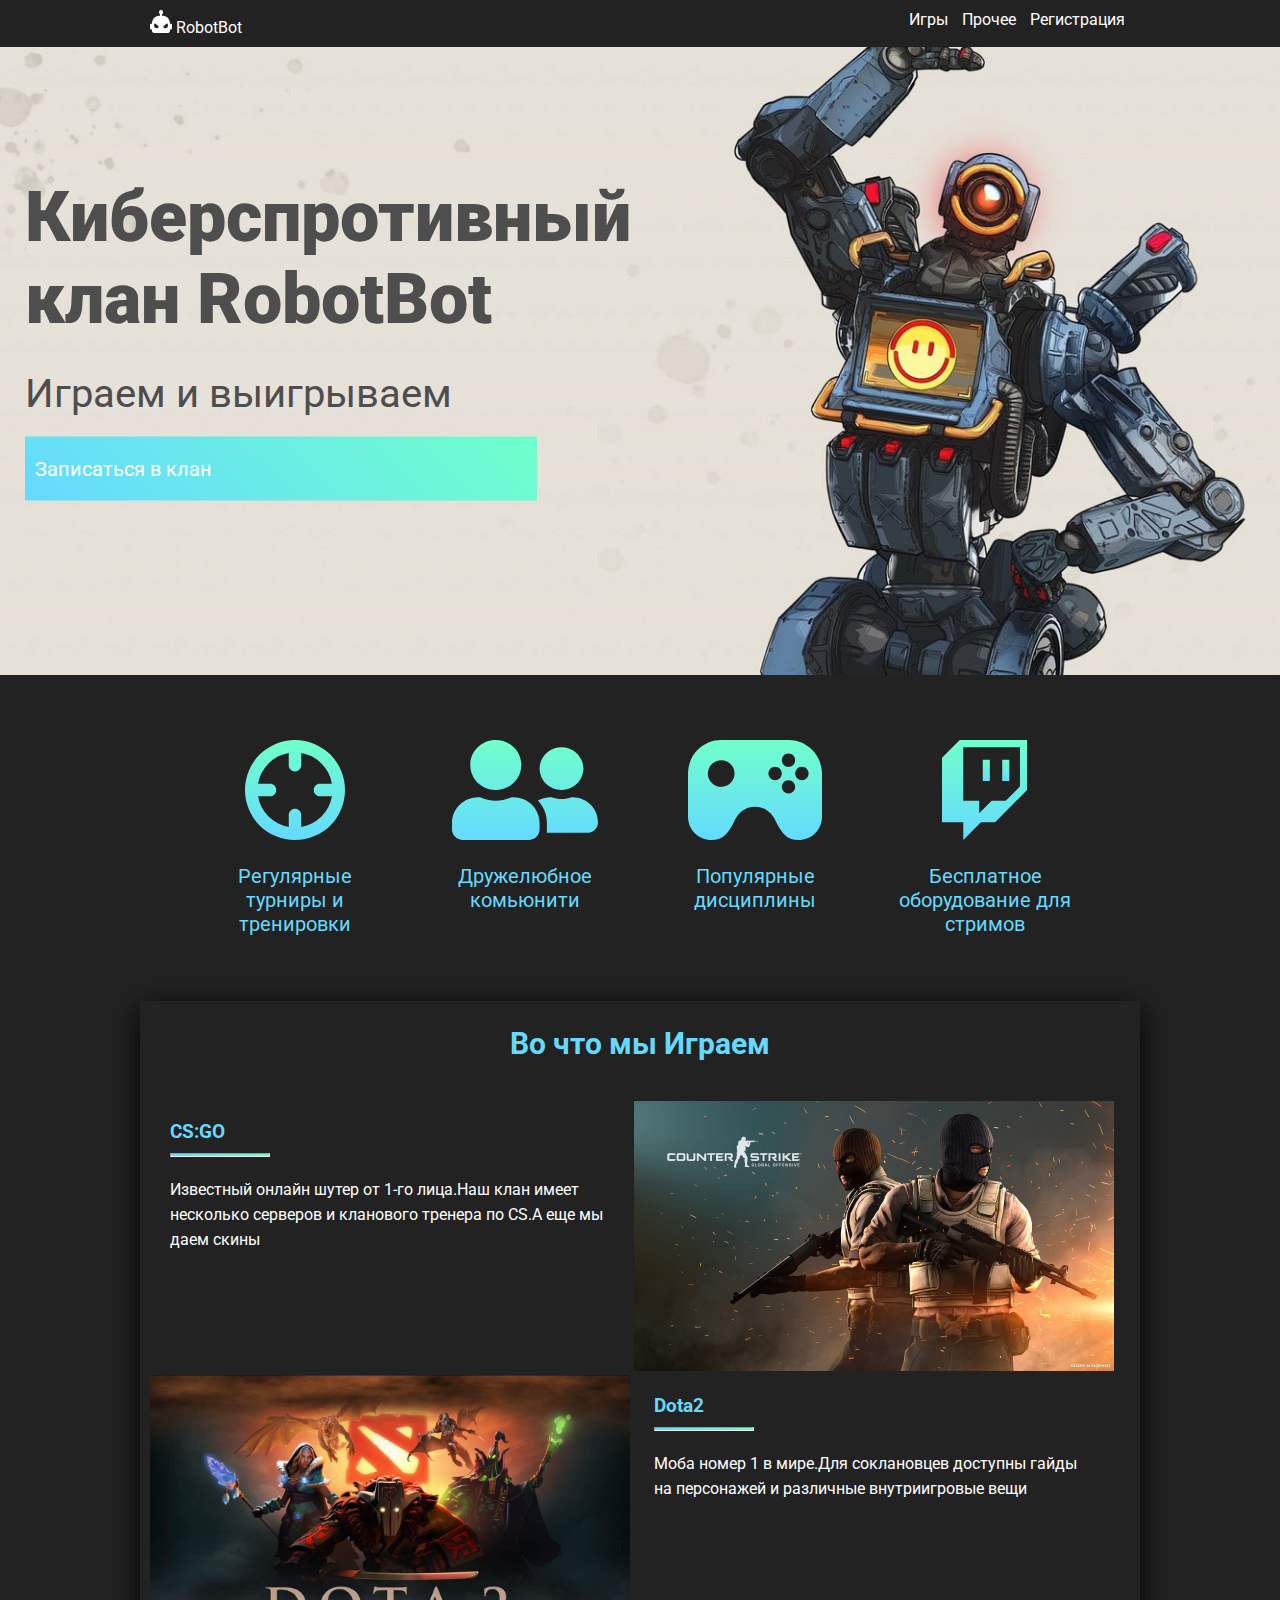
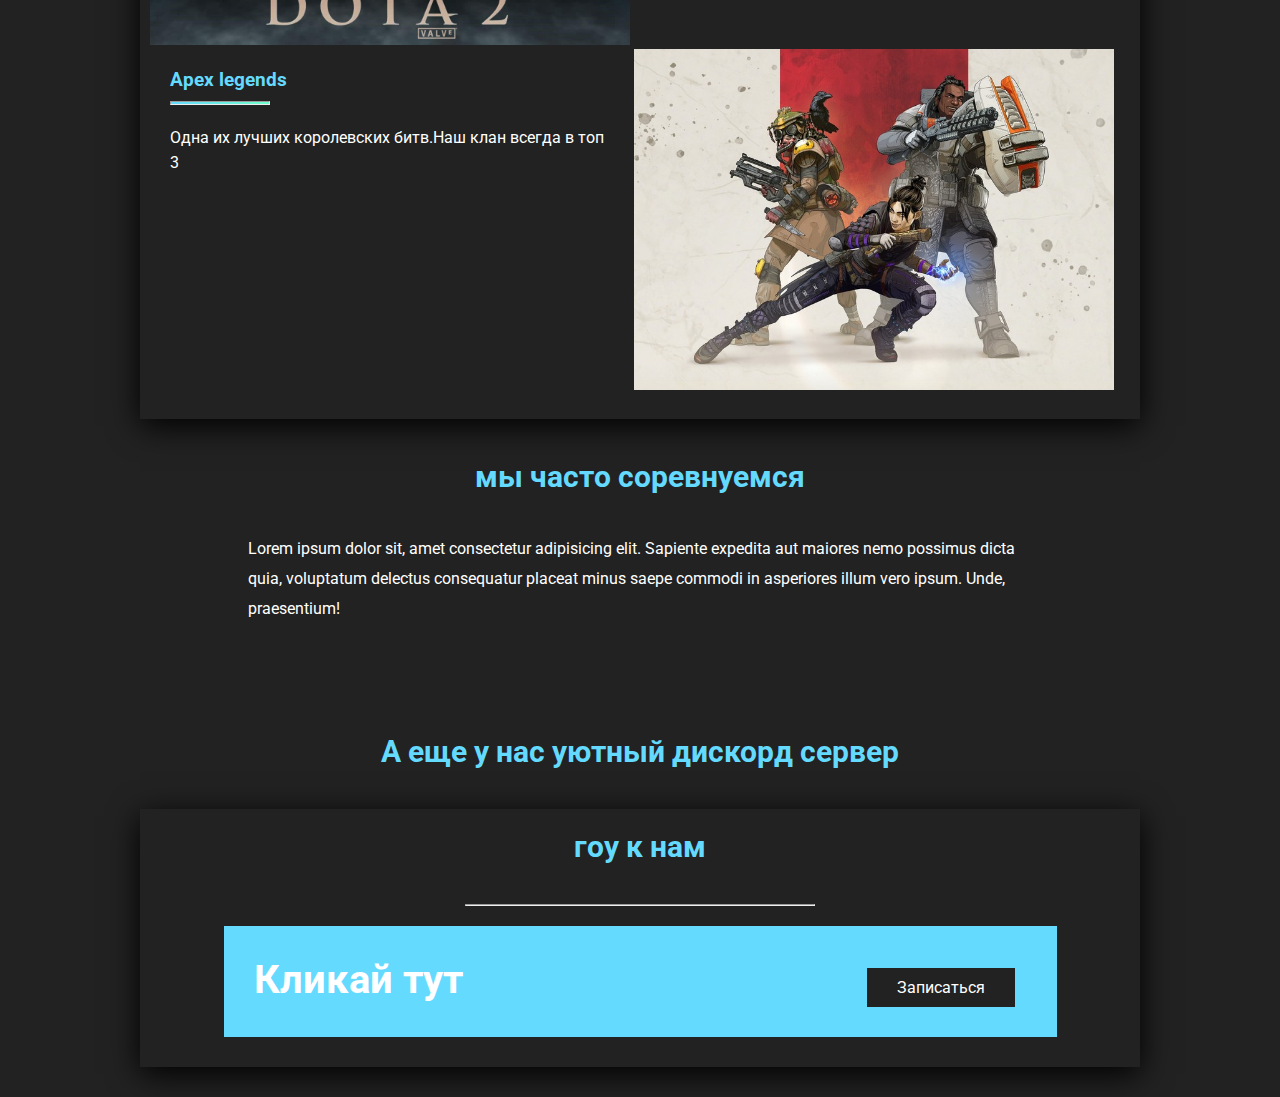
<file: index.html>
<!DOCTYPE html>
<html lang="en">
<head>
    <meta charset="UTF-8">
    <meta http-equiv="X-UA-Compatible" content="IE=edge">
    <meta name="viewport" content="width=device-width, initial-scale=1.0">
    <title>Document</title>
    <link rel="stylesheet" href="style.css">
</head>
<body>
    <header class="header">
        <div class="container">
            <a href="#" class="logo" >
                <img src="img/icons/site_logo.svg" alt="картинка" class="logo-img"> <span class="text-span">RobotBot</span>
                
            </a>
            <div class="menu">
                <a href="#" class="menu-item">Игры</a>
                <a href="#" class="menu-item">Прочее</a>
                <a href="#" class="menu-item">Регистрация</a>
            </div>
        </div>
    </header>
    <div class="main">
        <div class="main-cont">
            <h1 class="main-title"> Киберспротивный клан RobotBot</h1>
            <p class="main-text">Играем и выигрываем</p>
            <a href="#" class="main-btn">Записаться в клан</a>
        </div>
    </div>
    <div class="about">
        <div class="container">
            <div class="about-card">
                <img src="img/icons/scope.svg" alt="картинка" class="about-img">
                <p class="about-text">Регулярные турниры и тренировки</p>
            </div>
            <div class="about-card">
                <img src="img/icons/friendly.svg" alt="картинка" class="about-img">
                <p class="about-text">Дружелюбное комьюнити</p>
            </div>
            <div class="about-card">
                <img src="img/icons/joystic.svg" alt="картинка" class="about-img">
                <p class="about-text">Популярные дисциплины</p>
            </div>
            <div class="about-card">
                <img src="img/icons/twitch.svg" alt="картинка" class="about-img">
                <p class="about-text">Бесплатное оборудование для стримов</p>
            </div>
        </div>
    </div>
    <div class="game">
        <div class="container game-container">
            <h2 class="title">Во что мы Играем</h2>
            <div class="game-card">
                <h3 class="game-title">CS:GO</h3>
                <hr class="game-hr">
                <p class="game-text">Известный онлайн шутер от 1-го лица.Наш клан имеет несколько серверов и кланового тренера по CS.А еще мы даем скины</p>
            </div>
            <div class="game-img">
                <img src="img/csgo.jpg" alt="">
            </div>
            <div class="game-img">
                <img src="img/dota2.jpg" alt="" >
            </div>
            <div class="game-card">
                <h3 class="game-title">Dota2</h3>
                <hr class="game-hr">
                <p class="game-text">Моба номер 1 в мире.Для соклановцев доступны гайды на персонажей и различные внутриигровые вещи</p>
            </div>
           
            <div class="game-card">
                <h3 class="game-title">Apex legends</h3>
                <hr class="game-hr">
                <p class="game-text">Одна их лучших королевских битв.Наш клан всегда в топ 3</p>
            </div>
            <div class="game-img">
                <img src="img/apex.jpg" alt="">
            </div>
        </div>
    </div>
    <div class="info">
        <div class="container">
            <h2 class="title">мы часто соревнуемся</h2>
            <p class="info-text">Lorem ipsum dolor sit, amet consectetur adipisicing elit. Sapiente expedita aut maiores nemo possimus dicta quia, voluptatum delectus consequatur placeat minus saepe commodi in asperiores illum vero ipsum. Unde, praesentium!</p>
            <h2 class="title">А еще у нас уютный дискорд сервер</h2>
        </div>
    </div>
    <div class="contact">
        <div class="container contact-container">
            <h2 class="title">гоу к нам</h2>
            <hr class="hr-contact">
            <div class="contact-box">
                <h2 class="contact-text">Кликай тут</h2>
                <div class="contact-btn">
                    <a href="form.html" class="href-contact">Записаться </a>
                </div>
            </div>
        </div>
    </div>
    
</body>
</html>
</file>
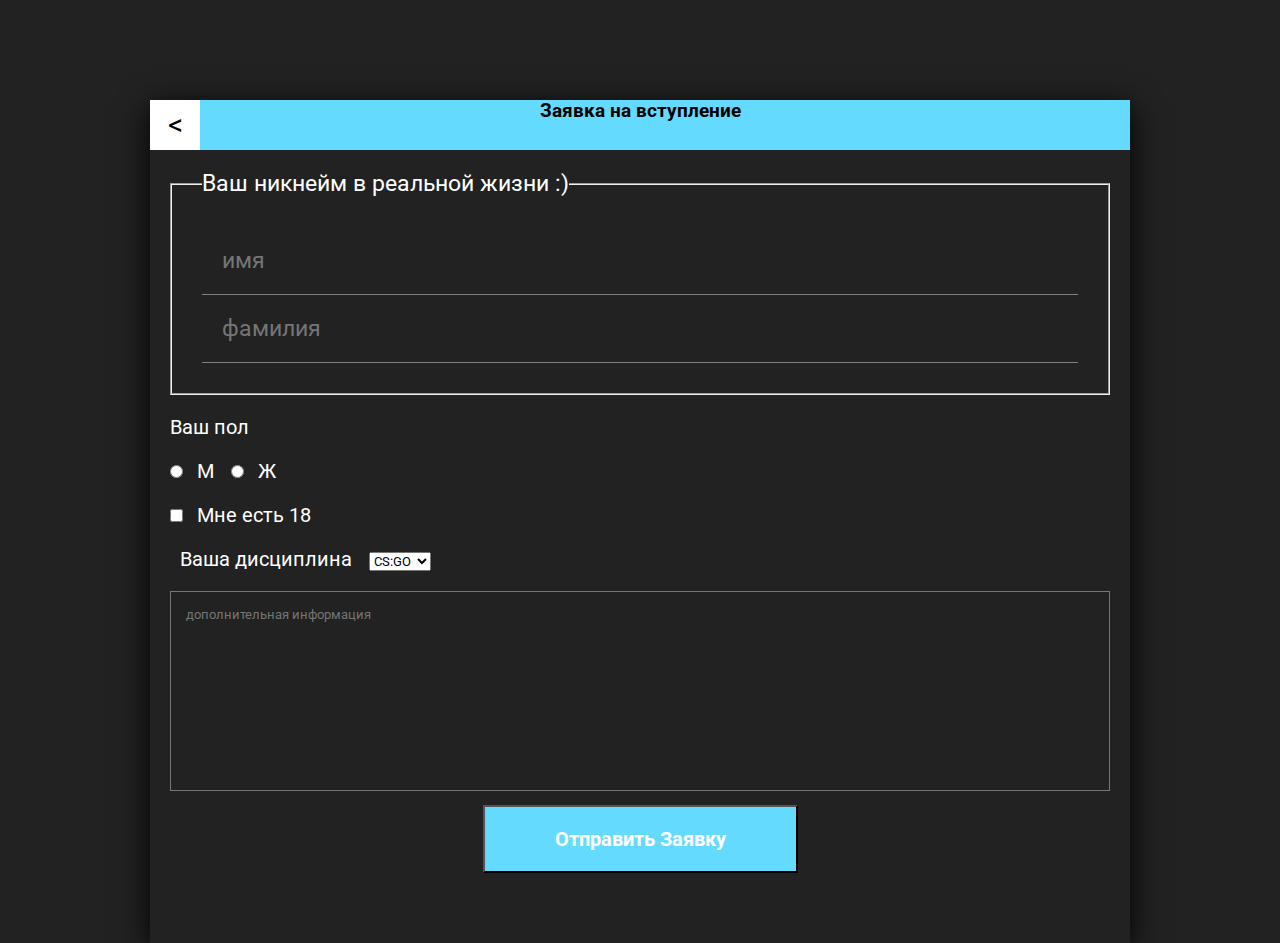
<file: form.html>
<!DOCTYPE html>
<html lang="en">
<head>
    <meta charset="UTF-8">
    <meta http-equiv="X-UA-Compatible" content="IE=edge">
    <meta name="viewport" content="width=device-width, initial-scale=1.0">
    <title>Document</title>
    <link rel="stylesheet" href="style.css">
</head>
<body>
    <div class="container">
        <form action="#" class="form">
            <div class="form-head">
                <a href="index.html" class="form-back"><</a>
                <h3 class="form-title">Заявка  на вступление</h3>
            </div>
            <div class="form-body">
                <fieldset class="form-fieldset">
                    <legend class="form-legend">Ваш никнейм в реальной жизни :)</legend>
                    <input type="text" name="name" placeholder="имя" id="" class="form-name">
                    <input type="text" name="surname" placeholder="фамилия" id="" class="form-name">
                </fieldset>
                
                <div class="form-floor">
                    <p class="form-text">Ваш пол </p>
                    <input type="radio" name="gender"  class="check-box"  id="men"> 
                    <label for="men" class="form-label">М</label>
                     <!-- записать  -->
                    <input type="radio" name="gender" class="check-box" id="girl">
                    <label for="girl" class="form-label">Ж </label> 
                    
                 </div>
                 <div class="form-floor">
                     <input type="checkbox" name="yers" id="yers" class="check-yers">
                     <label for="yers" class="form-label" >Мне есть 18</label>
                 </div>
                 <div class="form-floor">
                    <label for="select" class="form-label">Ваша дисциплина</label>
                    <select name="select" id="select">
                        <!-- записать  -->
                        <option value="CS:GO">CS:GO</option>
                        <option value="DOTA2">DOTA2</option>
                        <option value="APEX">APEX</option>
                    </select>
                 </div>
                 <div class="form-floor">
                    <textarea name="meseng" class="meseng" placeholder="дополнительная информация"></textarea>
                     <!-- записать  -->
                 </div>
                 <button type="submit" class="form-button"> 
                    Отправить Заявку
                </button>
            </div>
           
           
            
        </form>
    </div>
</body>
</html>
</file>
<file: style.css>
@import url('https://fonts.googleapis.com/css2?family=Roboto:wght@400;700;900&display=swap');
 *{
    margin: 0;
    padding: 0;
    box-sizing: border-box;
    font-family: 'Roboto', sans-serif;
 }
 .container{
   max-width: 1000px;
   margin: 0 auto;
   padding: 0 10px;
 }
 .title{
   font-size: 30px;
   font-weight: 700;
   color: #65daff;
   text-align: center;
   margin-bottom: 40px;
 }
 .header {
  padding: 10px 0;
  position: fixed;
  top: 0;
  background-color: #222;
  width: 100%;
  z-index: 100;
}
.logo {
  color: white;
  text-decoration: none;
}
.logo-img {
}
.text-span {
}
.menu {
  float: right;
}
.menu-item {
  text-decoration: none;
  color: white;
  margin: 5px;
}
body{
   background-color: #222;
}
.menu-item:hover{
  color: #65daff;
  text-decoration: underline;
  text-shadow:  2px 2px 2px forestgreen;
}
.main {
  height: 75vh;
  background: url(img/apex-legends-pathfinder-robot-emoticons-saluting-futuristic.jpg) center/cover no-repeat;
  position: relative;


}
.main-cont {
  position: absolute;
  top: 50%;
  transform: translateY(-50%);
  left: 25px;
  width: 50%;
}
.main-title {
  font-size: 70px;
  color: #4e4e4e;
  font-weight: 900;
  margin-bottom: 30px;
}
.main-text {
  font-size: 40px;
  color: #4e4e4e;
  margin-bottom: 20px;
}
.main-btn {
  display: block;
  text-decoration: none;
  color: white;
  background: linear-gradient(45deg,#65daff,#70ffcb);
  padding: 20px 10px;
  font-size: 20px;
  width: 80%;
}
.about-card {
  display: inline-block;
  width: 20%;
  vertical-align: top;
  margin: 15px;
}
.about-img {
  height: 100px;
}
.about-text {
  font-size: 20px;
  padding-top: 20px;
}
.about{
  padding: 50px 0;
  text-align: center;
  color: #65daff;
}
.game {

}
.game-container {
 box-shadow: 0 7px 30px black;
 padding-top: 25px;
 padding-bottom: 25px;

}

.game-card {
  display: inline-block;
  width: 49%;
  vertical-align: top;
  padding: 20px;
  

}
.game-title {
  color: #65daff;
  margin-bottom: 0px;
}
.game-hr {
  width: 100px;
  height: 4px;
  background: linear-gradient(45deg,#65daff,#70ffcb);
  margin-bottom: 20px;
  margin-top: 10px;
  
}
.game-text {
  color: white;
  line-height: 25px;

}
.game-img {
  width: 49%;
  display: inline-block;
}
.game-img img{
  width: 100%;
  
  
} .info {
  padding-top: 40px;
}
.container {
}
.title {
}
.info-text {
  color: white;
  line-height: 30px;
  padding-bottom: 30px;
} 
.container {
}
.contact-container {
  box-shadow: 0 7px 30px black;
  padding-top: 20px;
  padding-bottom: 30px;
  margin-bottom: 30px;
}
.title {
}
.hr-contact {
  width: 350px;
  margin: 0 auto;
  margin-bottom: 20px;
}
.contact-box {
  background-color: #65daff;
  padding: 30px;
  width: 85%;
  margin: 0 auto;
  
}
.contact-text {
  color: white;
  font-size: 40px;
  display: inline-block;
  width: 49%;
}
.href-contact {
  text-decoration: none;
  color: white;
  text-align: right;
  background-color: #222;
  display: inline-block;
  padding: 10px 30px;
  

}
.contact-btn{
  display: inline-block;
  width: 49%;
  text-align: right;
  
}

.form {
  box-shadow: 0 7px 30px black;
  margin-top: 100px;
}
.form-head {
  background-color: #65daff;
  text-align: center;
  position: relative;
  height: 50px;
  
}
.form-back {
  position: absolute;
  color: black;
  background-color: white;
  left: 0;
  top: 0;
  width: 50px;
  height: 50px;
  text-decoration: none;
  font-size: 30px;
  line-height: 50px;

}
.form-title {
}
.form-name{
width: 100%;
background-color: #222;
font-size: 23px;
border: none;
border-bottom: 1px solid grey;
padding: 20px;
outline: none;
}
.surname{
  width: 80%;
  height: 50px;
  background-color: #222;
  position: relative;
  left: 10%;
  font-size: 23px;
}
.check-text{
  display: inline;
  margin: 15px;
  font-size: 26px;
  color: antiquewhite;
  padding-bottom: 20px;
}
.check-box{

}
.form-text{
  font-size: 20px;
  color: white;
  padding-bottom: 20px;
}
.text-check{
  display: inline;
  margin: 15px;
  font-size: 20px;
  color: antiquewhite;
}
.form-game {
  margin-top: 30px;
  margin-left: 20px;
}
.form-cs-go {
  
}
.box-years{
  margin-top: 20px;
  margin-left: 25px;
}
.form-floor{
  margin-top: 20px;
}
..dop-info {
 
}
.info-text {
  width: 80%;
  height: 200px;
  position: relative;
  left: 10%;
  background-color: #222;
}
.form-body{
  padding: 20px;
}
.form-fieldset{
  padding: 30px;
}
.form-legend{
  color: white;
  font-size: 23px;
}
.form-label{
  color: white;
  font-size: 20px;
  margin-left: 10px;
  margin-right: 13px;
}
.meseng{
  height: 200px;
  width: 100%;
  padding: 15px;
  background-color: transparent;
  resize: none;
  outline: none;

}
.form-button{
  display:block;
  background-color: #65daff;
  margin: 0 auto;
  margin-top: 10px;
  padding: 20px 70px;
  font-size: 20px;
  font-weight: 700;
  color: white;
  margin-bottom: 50px;
}
@media(max-width:1000px){
  .main {
    height: 50vh;
    background: url(img/apex-legends-pathfinder-robot-emoticons-saluting-futuristic.jpg) right/cover no-repeat;
  
  
  }
}
@media(max-width:700px){
  .about-card {
    width: 45%;
    margin: 15px 5px ;
  }
  .game-card {
    display:block;
    width: 100%;
    padding: 10px;
    
  
  }
  .game-img {
    width: 100%;
    display:block;
  }
}
@media(max-width:650px){
  .main-title {
    font-size: 40px;
    margin-bottom: 10px;
  }
  .main-text {
    font-size: 25px;
    margin-bottom: 10px;
  }
  .main-cont {
    left: 10px;
    width: 90%;
 
 }
 .contact-text {
  color: white;
  font-size: 22px;
  display: inline-block;
  width: 49%;
}
.contact-box{
  display: inline-block;
  text-align: right;
  padding: 10px 5px;
  font-size: 12px;
  width: 100%;
  
}
}
@media(max-width:500px){
  .main-btn {
    padding: 10px 5px;
    font-size: 18px;
    width: 100%;
  }
}
@media(max-width:400px){
  .main-title {
    font-size: 30px;
    margin-bottom: 10px;
  }
  .menu-item {
  display: block;

  }
  .menu {
  margin-right: 25px;
  }
  .about-card {
    width: 90%;
    margin: 15px 0px;
  }
  .info-text {
    line-height: 30px;
    padding-bottom: 45px;
    margin-bottom: 45px;
  } 
}
</file>
